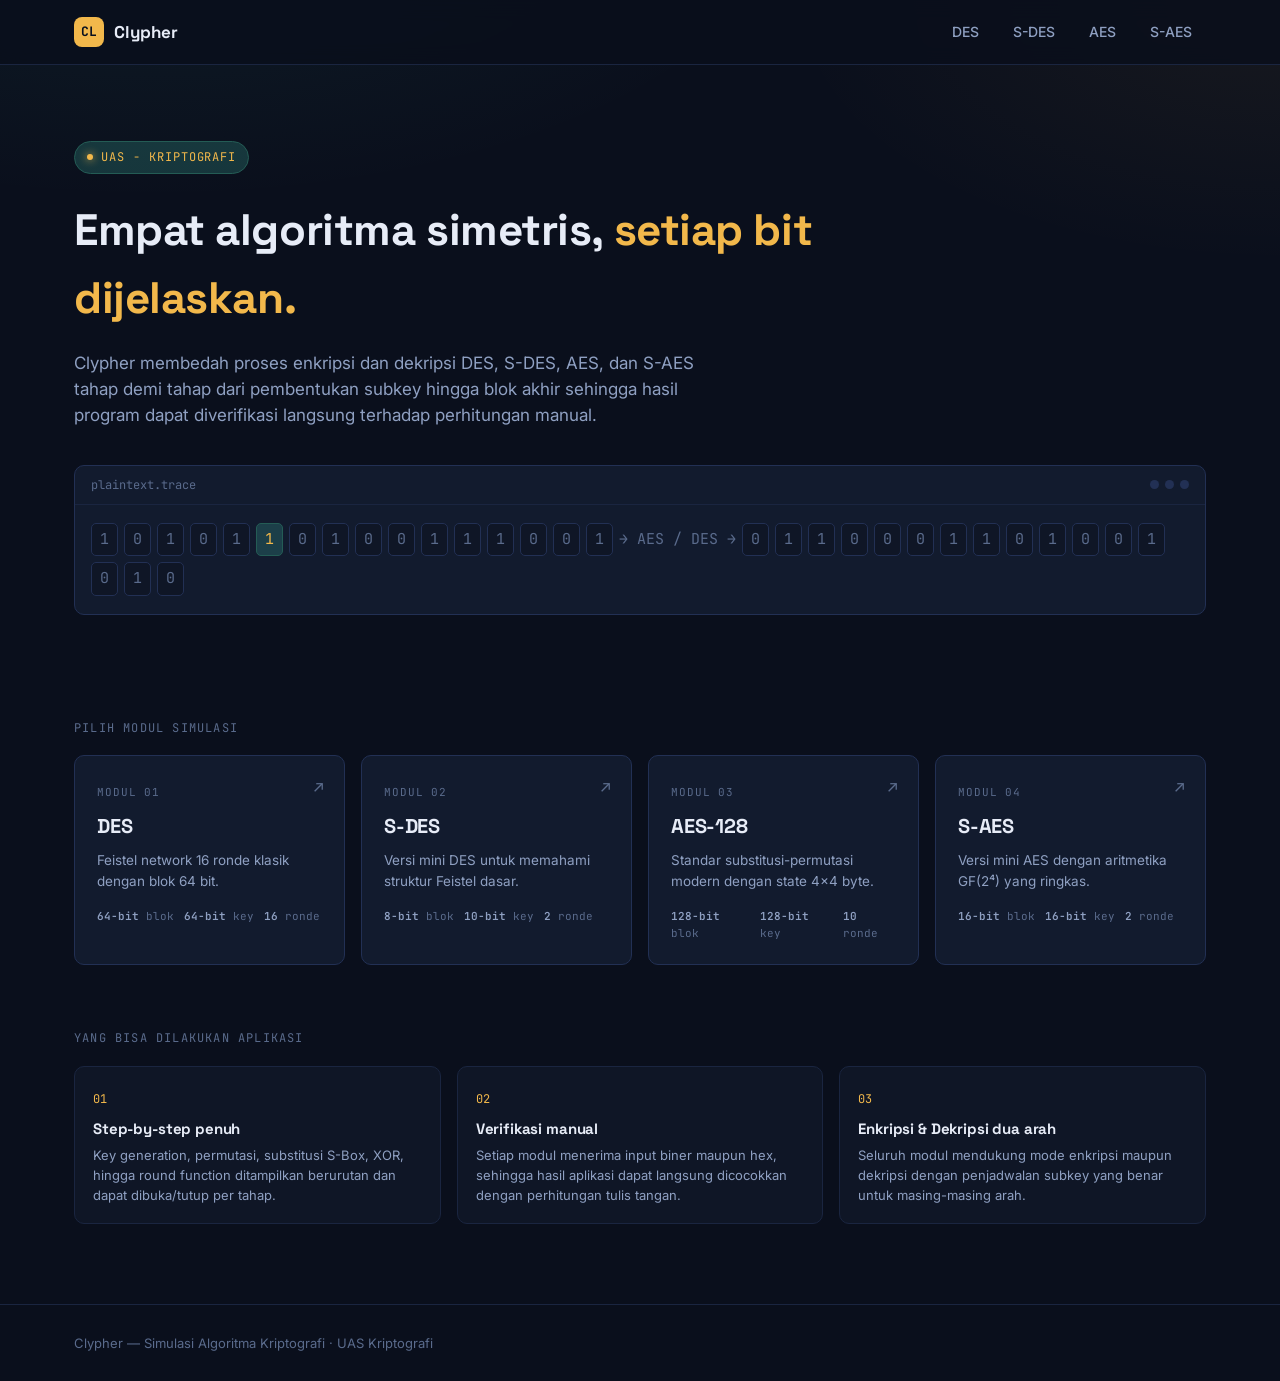
<file: index.html>
<!DOCTYPE html>
<html lang="id">
<head>
<meta charset="UTF-8">
<meta name="viewport" content="width=device-width, initial-scale=1.0">
<title>Clypher — Simulasi Algoritma Kriptografi</title>
<meta name="description" content="Simulasi step-by-step DES, S-DES, AES, dan S-AES.">
<link rel="stylesheet" href="css/style.css">
</head>
<body>

<header class="topbar">
  <div class="container topbar-inner">
    <a href="index.html" class="brand"><span class="brand-mark">CL</span>Clypher</a>
    <nav class="nav-links">
      <a href="modules/des.html">DES</a>
      <a href="modules/sdes.html">S-DES</a>
      <a href="modules/aes.html">AES</a>
      <a href="modules/saes.html">S-AES</a>
    </nav>
  </div>
</header>

<div class="container">
  <section class="hero">
    <span class="eyebrow">UAS - Kriptografi</span>
    <h1>Empat algoritma simetris, <span class="hl">setiap bit dijelaskan.</span></h1>
    <p class="lead">Clypher membedah proses enkripsi dan dekripsi DES, S-DES, AES, dan S-AES tahap demi tahap dari pembentukan subkey hingga blok akhir sehingga hasil program dapat diverifikasi langsung terhadap perhitungan manual.</p>

    <div class="cipher-strip">
      <div class="strip-head">
        <span>plaintext.trace</span>
        <div class="dots"><span></span><span></span><span></span></div>
      </div>
      <div class="strip-body" id="cipherStrip"></div>
    </div>
  </section>

  <div class="section-label">Pilih Modul Simulasi</div>
  <div class="module-grid">
    <a class="mod-card" href="modules/des.html">
      <span class="go">↗</span>
      <span class="tag">MODUL 01</span>
      <h3>DES</h3>
      <p>Feistel network 16 ronde klasik dengan blok 64 bit.</p>
      <div class="specs"><span><b>64-bit</b> blok</span><span><b>64-bit</b> key</span><span><b>16</b> ronde</span></div>
    </a>
    <a class="mod-card" href="modules/sdes.html">
      <span class="go">↗</span>
      <span class="tag">MODUL 02</span>
      <h3>S-DES</h3>
      <p>Versi mini DES untuk memahami struktur Feistel dasar.</p>
      <div class="specs"><span><b>8-bit</b> blok</span><span><b>10-bit</b> key</span><span><b>2</b> ronde</span></div>
    </a>
    <a class="mod-card" href="modules/aes.html">
      <span class="go">↗</span>
      <span class="tag">MODUL 03</span>
      <h3>AES-128</h3>
      <p>Standar substitusi-permutasi modern dengan state 4×4 byte.</p>
      <div class="specs"><span><b>128-bit</b> blok</span><span><b>128-bit</b> key</span><span><b>10</b> ronde</span></div>
    </a>
    <a class="mod-card" href="modules/saes.html">
      <span class="go">↗</span>
      <span class="tag">MODUL 04</span>
      <h3>S-AES</h3>
      <p>Versi mini AES dengan aritmetika GF(2⁴) yang ringkas.</p>
      <div class="specs"><span><b>16-bit</b> blok</span><span><b>16-bit</b> key</span><span><b>2</b> ronde</span></div>
    </a>
  </div>

  <div class="section-label">Yang Bisa Dilakukan Aplikasi</div>
  <div class="features">
    <div class="feature">
      <span class="num">01</span>
      <h4>Step-by-step penuh</h4>
      <p>Key generation, permutasi, substitusi S-Box, XOR, hingga round function ditampilkan berurutan dan dapat dibuka/tutup per tahap.</p>
    </div>
    <div class="feature">
      <span class="num">02</span>
      <h4>Verifikasi manual</h4>
      <p>Setiap modul menerima input biner maupun hex, sehingga hasil aplikasi dapat langsung dicocokkan dengan perhitungan tulis tangan.</p>
    </div>
    <div class="feature">
      <span class="num">03</span>
      <h4>Enkripsi &amp; Dekripsi dua arah</h4>
      <p>Seluruh modul mendukung mode enkripsi maupun dekripsi dengan penjadwalan subkey yang benar untuk masing-masing arah.</p>
    </div>
  </div>
</div>

<footer class="site-footer"><div class="container">Clypher — Simulasi Algoritma Kriptografi · UAS Kriptografi</div></footer>

<script>
  // signature: strip bit yang "menyala" bergantian, merepresentasikan proses bit-per-bit
  const bits = '1010110100111001';
  const strip = document.getElementById('cipherStrip');
  bits.split('').forEach((b, i) => {
    const span = document.createElement('span');
    span.className = 'bitchip';
    span.textContent = b;
    strip.appendChild(span);
  });
  const arrow = document.createElement('span');
  arrow.className = 'arrow';
  arrow.textContent = '→ AES / DES →';
  strip.appendChild(arrow);
  bits.split('').reverse().forEach((b) => {
    const span = document.createElement('span');
    span.className = 'bitchip';
    span.textContent = (parseInt(b) ^ 1);
    strip.appendChild(span);
  });

  const chips = document.querySelectorAll('.bitchip');
  let idx = 0;
  setInterval(() => {
    chips.forEach(c => c.classList.remove('hot'));
    if (chips[idx]) chips[idx].classList.add('hot');
    idx = (idx + 1) % chips.length;
  }, 220);
</script>
</body>
</html>
</file>
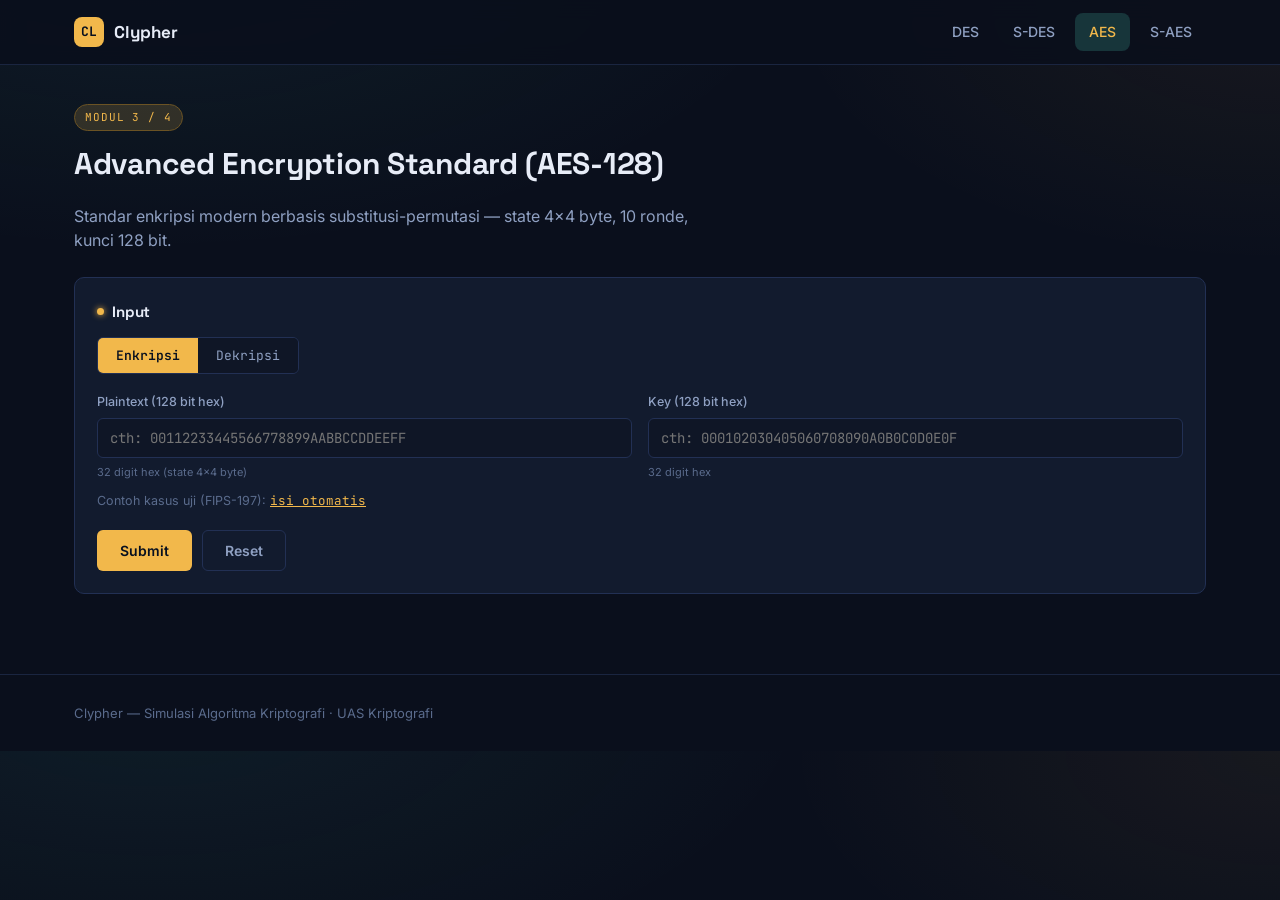
<file: modules/aes.html>
<!DOCTYPE html>
<html lang="id">
<head>
<meta charset="UTF-8">
<meta name="viewport" content="width=device-width, initial-scale=1.0">
<title>AES — Simulasi Kriptografi</title>
<link rel="stylesheet" href="../css/style.css">
</head>
<body>

<header class="topbar">
  <div class="container topbar-inner">
    <a href="../index.html" class="brand"><span class="brand-mark">CL</span>Clypher</a>
    <nav class="nav-links">
      <a href="des.html">DES</a>
      <a href="sdes.html">S-DES</a>
      <a href="aes.html" class="active">AES</a>
      <a href="saes.html">S-AES</a>
    </nav>
  </div>
</header>

<div class="container">
  <div class="mod-header">
    <span class="badge">MODUL 3 / 4</span>
    <h1>Advanced Encryption Standard (AES-128)</h1>
    <p>Standar enkripsi modern berbasis substitusi-permutasi — state 4×4 byte, 10 ronde, kunci 128 bit.</p>
  </div>

  <div class="panel">
    <h2><span class="dot"></span>Input</h2>
    <div class="mode-toggle" style="margin-bottom:18px;">
      <button data-mode="enc" class="active">Enkripsi</button>
      <button data-mode="dec">Dekripsi</button>
    </div>
    <form id="aesForm" class="form-grid" onsubmit="return false;">
      <div class="field">
        <label id="ptLabel">Plaintext (128 bit hex)</label>
        <input type="text" id="ptInput" placeholder="cth: 00112233445566778899AABBCCDDEEFF">
        <span class="hint">32 digit hex (state 4x4 byte)</span>
        <span class="errmsg" id="ptErr"></span>
      </div>
      <div class="field">
        <label>Key (128 bit hex)</label>
        <input type="text" id="keyInput" placeholder="cth: 000102030405060708090A0B0C0D0E0F">
        <span class="hint">32 digit hex</span>
        <span class="errmsg" id="keyErr"></span>
      </div>
    </form>
    <div class="example-box">Contoh kasus uji (FIPS-197): <button id="fillExample">isi otomatis</button></div>
    <div class="btn-row">
      <button class="btn btn-primary" id="submitBtn">Submit</button>
      <button class="btn btn-secondary" id="resetBtn">Reset</button>
    </div>
  </div>

  <div class="panel result-box" id="resultBox">
    <div class="result-head">
      <h2 style="margin:0;"><span class="dot"></span><span id="resultLabel">Hasil Ciphertext</span></h2>
      <button class="copy-btn" id="copyResult">Salin</button>
    </div>
    <div class="result-value" id="resultValue">—</div>
    <div class="bytegrid" id="resultBits"></div>
  </div>

  <div class="panel" id="solutionPanel" style="display:none;">
    <div class="toolbar-steps">
      <h2 style="margin:0;"><span class="dot"></span>Solusi Penyelesaian</h2>
      <div class="exp-col">
        <button class="link-btn" id="expandAll">Buka semua</button>
        <button class="link-btn" id="collapseAll">Tutup semua</button>
      </div>
    </div>
    <button class="btn btn-toggle" id="toggleSolution" style="margin-bottom:16px;">Tampilkan Solusi Penyelesaian</button>
    <div id="stepsWrap"></div>
  </div>
</div>

<footer class="site-footer"><div class="container">Clypher — Simulasi Algoritma Kriptografi · UAS Kriptografi</div></footer>

<script src="../js/common.js"></script>
<script src="../js/aes.js"></script>
<script>
  const ctl = initModePage();

  document.addEventListener('modechange', (e) => {
    const isEnc = e.detail === 'enc';
    $('#ptLabel').textContent = isEnc ? 'Plaintext (128 bit hex)' : 'Ciphertext (128 bit hex)';
    resetForm('#aesForm');
  });

  $('#fillExample').addEventListener('click', () => {
    $('#ptInput').value = '00112233445566778899AABBCCDDEEFF';
    $('#keyInput').value = '000102030405060708090A0B0C0D0E0F';
  });

  $('#resetBtn').addEventListener('click', () => resetForm('#aesForm'));

  function validateHexField(inputEl, errEl, hexLen, label) {
    const v = inputEl.value.trim().replace(/^0x/i, '');
    if (!v) { showErr(inputEl, errEl, `${label} tidak boleh kosong.`); return null; }
    if (!isHexStr(v) || v.length !== hexLen) {
      showErr(inputEl, errEl, `${label} harus hex sepanjang ${hexLen} digit (${hexLen * 4} bit).`);
      return null;
    }
    clearErr(inputEl, errEl);
    return v.toUpperCase();
  }

  $('#submitBtn').addEventListener('click', () => {
    const pt = validateHexField($('#ptInput'), $('#ptErr'), 32, 'Plaintext/Ciphertext');
    const key = validateHexField($('#keyInput'), $('#keyErr'), 32, 'Key');
    if (pt === null || key === null) return;

    const mode = ctl.getMode();
    const { result, steps } = mode === 'enc' ? AES.encrypt(pt, key) : AES.decrypt(pt, key);

    $('#resultLabel').textContent = mode === 'enc' ? 'Hasil Ciphertext' : 'Hasil Plaintext';
    $('#resultValue').textContent = `${result} (hex)`;
    const bytes = result.match(/.{1,2}/g) || [];
    renderByteGrid($('#resultBits'), bytes);
    $('#resultBox').classList.add('show');

    $('#solutionPanel').style.display = 'block';
    renderSteps($('#stepsWrap'), steps);
  });
</script>
</body>
</html>
</file>
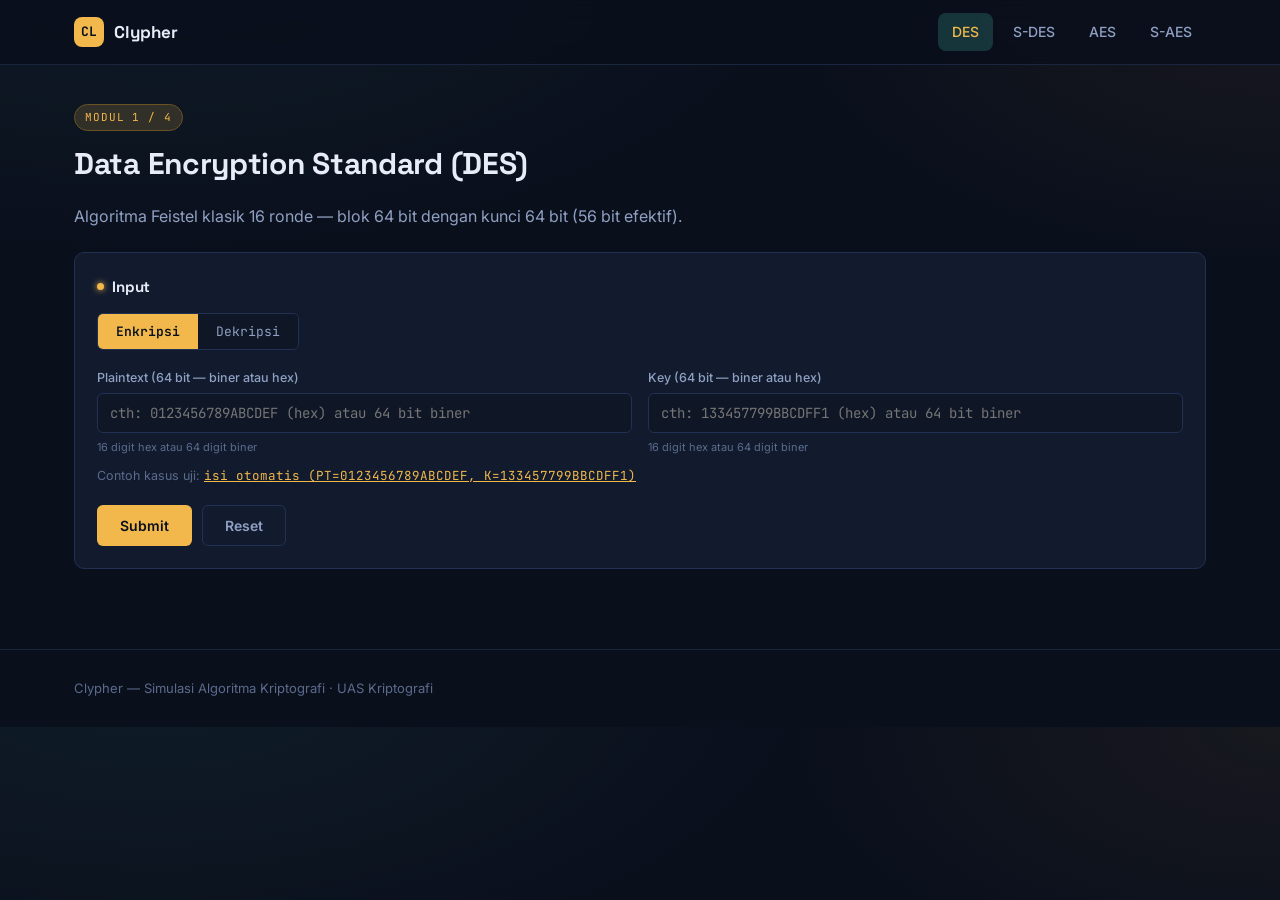
<file: modules/des.html>
<!DOCTYPE html>
<html lang="id">
<head>
<meta charset="UTF-8">
<meta name="viewport" content="width=device-width, initial-scale=1.0">
<title>DES — Simulasi Kriptografi</title>
<link rel="stylesheet" href="../css/style.css">
</head>
<body>

<header class="topbar">
  <div class="container topbar-inner">
    <a href="../index.html" class="brand"><span class="brand-mark">CL</span>Clypher</a>
    <nav class="nav-links">
      <a href="des.html" class="active">DES</a>
      <a href="sdes.html">S-DES</a>
      <a href="aes.html">AES</a>
      <a href="saes.html">S-AES</a>
    </nav>
  </div>
</header>

<div class="container">
  <div class="mod-header">
    <span class="badge">MODUL 1 / 4</span>
    <h1>Data Encryption Standard (DES)</h1>
    <p>Algoritma Feistel klasik 16 ronde — blok 64 bit dengan kunci 64 bit (56 bit efektif).</p>
  </div>

  <div class="panel">
    <h2><span class="dot"></span>Input</h2>
    <div class="mode-toggle" style="margin-bottom:18px;">
      <button data-mode="enc" class="active">Enkripsi</button>
      <button data-mode="dec">Dekripsi</button>
    </div>
    <form id="desForm" class="form-grid" onsubmit="return false;">
      <div class="field">
        <label id="ptLabel">Plaintext (64 bit — biner atau hex)</label>
        <input type="text" id="ptInput" placeholder="cth: 0123456789ABCDEF (hex) atau 64 bit biner">
        <span class="hint">16 digit hex atau 64 digit biner</span>
        <span class="errmsg" id="ptErr"></span>
      </div>
      <div class="field">
        <label>Key (64 bit — biner atau hex)</label>
        <input type="text" id="keyInput" placeholder="cth: 133457799BBCDFF1 (hex) atau 64 bit biner">
        <span class="hint">16 digit hex atau 64 digit biner</span>
        <span class="errmsg" id="keyErr"></span>
      </div>
    </form>
    <div class="example-box">Contoh kasus uji: <button id="fillExample">isi otomatis (PT=0123456789ABCDEF, K=133457799BBCDFF1)</button></div>
    <div class="btn-row">
      <button class="btn btn-primary" id="submitBtn">Submit</button>
      <button class="btn btn-secondary" id="resetBtn">Reset</button>
    </div>
  </div>

  <div class="panel result-box" id="resultBox">
    <div class="result-head">
      <h2 style="margin:0;"><span class="dot"></span><span id="resultLabel">Hasil Ciphertext</span></h2>
      <button class="copy-btn" id="copyResult">Salin</button>
    </div>
    <div class="result-value" id="resultValue">—</div>
    <div class="bytegrid" id="resultBits"></div>
  </div>

  <div class="panel" id="solutionPanel" style="display:none;">
    <div class="toolbar-steps">
      <h2 style="margin:0;"><span class="dot"></span>Solusi Penyelesaian</h2>
      <div class="exp-col">
        <button class="link-btn" id="expandAll">Buka semua</button>
        <button class="link-btn" id="collapseAll">Tutup semua</button>
      </div>
    </div>
    <button class="btn btn-toggle" id="toggleSolution" style="margin-bottom:16px;">Tampilkan Solusi Penyelesaian</button>
    <div id="stepsWrap"></div>
  </div>
</div>

<footer class="site-footer"><div class="container">Clypher — Simulasi Algoritma Kriptografi · UAS Kriptografi</div></footer>

<script src="../js/common.js"></script>
<script src="../js/des.js"></script>
<script>
  const ctl = initModePage();

  document.addEventListener('modechange', (e) => {
    const isEnc = e.detail === 'enc';
    $('#ptLabel').textContent = isEnc ? 'Plaintext (64 bit — biner atau hex)' : 'Ciphertext (64 bit — biner atau hex)';
    resetForm('#desForm');
  });

  $('#fillExample').addEventListener('click', () => {
    $('#ptInput').value = '0123456789ABCDEF';
    $('#keyInput').value = '133457799BBCDFF1';
  });

  $('#resetBtn').addEventListener('click', () => resetForm('#desForm'));

  $('#submitBtn').addEventListener('click', () => {
    const pt = validateField($('#ptInput'), $('#ptErr'), 64, 'Plaintext/Ciphertext');
    const key = validateField($('#keyInput'), $('#keyErr'), 64, 'Key');
    if (pt === null || key === null) return;

    const mode = ctl.getMode();
    const { result, steps } = mode === 'enc' ? DES.encrypt(pt, key) : DES.decrypt(pt, key);

    $('#resultLabel').textContent = mode === 'enc' ? 'Hasil Ciphertext' : 'Hasil Plaintext';
    $('#resultValue').textContent = `${binToHex(result)}  (hex)`;
    const bytes = binToHex(result).match(/.{1,2}/g) || [];
    renderByteGrid($('#resultBits'), bytes);
    $('#resultBox').classList.add('show');

    $('#solutionPanel').style.display = 'block';
    renderSteps($('#stepsWrap'), steps);
  });
</script>
</body>
</html>
</file>
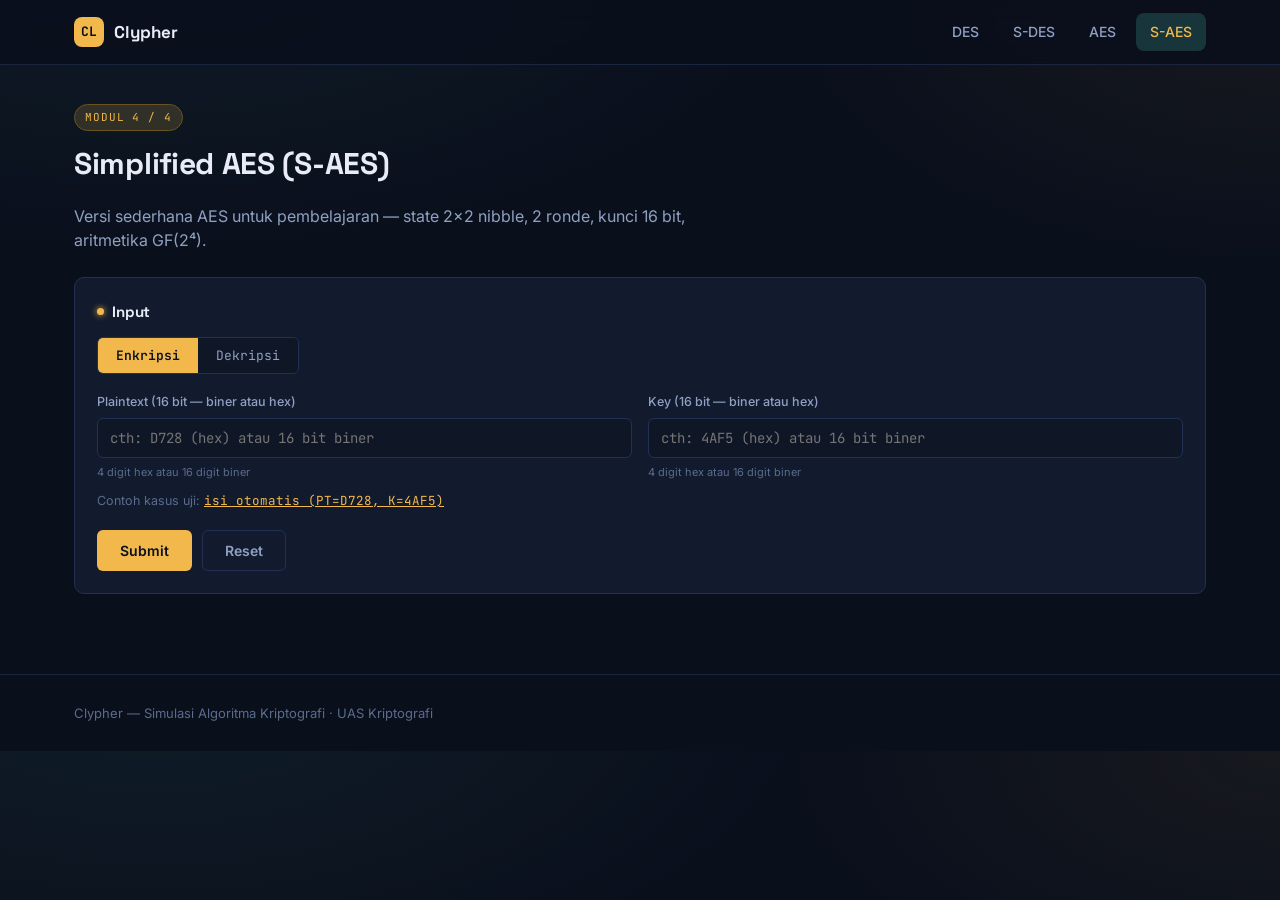
<file: modules/saes.html>
<!DOCTYPE html>
<html lang="id">
<head>
<meta charset="UTF-8">
<meta name="viewport" content="width=device-width, initial-scale=1.0">
<title>S-AES — Simulasi Kriptografi</title>
<link rel="stylesheet" href="../css/style.css">
</head>
<body>

<header class="topbar">
  <div class="container topbar-inner">
    <a href="../index.html" class="brand"><span class="brand-mark">CL</span>Clypher</a>
    <nav class="nav-links">
      <a href="des.html">DES</a>
      <a href="sdes.html">S-DES</a>
      <a href="aes.html">AES</a>
      <a href="saes.html" class="active">S-AES</a>
    </nav>
  </div>
</header>

<div class="container">
  <div class="mod-header">
    <span class="badge">MODUL 4 / 4</span>
    <h1>Simplified AES (S-AES)</h1>
    <p>Versi sederhana AES untuk pembelajaran — state 2×2 nibble, 2 ronde, kunci 16 bit, aritmetika GF(2⁴).</p>
  </div>

  <div class="panel">
    <h2><span class="dot"></span>Input</h2>
    <div class="mode-toggle" style="margin-bottom:18px;">
      <button data-mode="enc" class="active">Enkripsi</button>
      <button data-mode="dec">Dekripsi</button>
    </div>
    <form id="saesForm" class="form-grid" onsubmit="return false;">
      <div class="field">
        <label id="ptLabel">Plaintext (16 bit — biner atau hex)</label>
        <input type="text" id="ptInput" placeholder="cth: D728 (hex) atau 16 bit biner">
        <span class="hint">4 digit hex atau 16 digit biner</span>
        <span class="errmsg" id="ptErr"></span>
      </div>
      <div class="field">
        <label>Key (16 bit — biner atau hex)</label>
        <input type="text" id="keyInput" placeholder="cth: 4AF5 (hex) atau 16 bit biner">
        <span class="hint">4 digit hex atau 16 digit biner</span>
        <span class="errmsg" id="keyErr"></span>
      </div>
    </form>
    <div class="example-box">Contoh kasus uji: <button id="fillExample">isi otomatis (PT=D728, K=4AF5)</button></div>
    <div class="btn-row">
      <button class="btn btn-primary" id="submitBtn">Submit</button>
      <button class="btn btn-secondary" id="resetBtn">Reset</button>
    </div>
  </div>

  <div class="panel result-box" id="resultBox">
    <div class="result-head">
      <h2 style="margin:0;"><span class="dot"></span><span id="resultLabel">Hasil Ciphertext</span></h2>
      <button class="copy-btn" id="copyResult">Salin</button>
    </div>
    <div class="result-value" id="resultValue">—</div>
    <div class="bytegrid" id="resultBits"></div>
  </div>

  <div class="panel" id="solutionPanel" style="display:none;">
    <div class="toolbar-steps">
      <h2 style="margin:0;"><span class="dot"></span>Solusi Penyelesaian</h2>
      <div class="exp-col">
        <button class="link-btn" id="expandAll">Buka semua</button>
        <button class="link-btn" id="collapseAll">Tutup semua</button>
      </div>
    </div>
    <button class="btn btn-toggle" id="toggleSolution" style="margin-bottom:16px;">Tampilkan Solusi Penyelesaian</button>
    <div id="stepsWrap"></div>
  </div>
</div>

<footer class="site-footer"><div class="container">Clypher — Simulasi Algoritma Kriptografi · UAS Kriptografi</div></footer>

<script src="../js/common.js"></script>
<script src="../js/saes.js"></script>
<script>
  const ctl = initModePage();

  document.addEventListener('modechange', (e) => {
    const isEnc = e.detail === 'enc';
    $('#ptLabel').textContent = isEnc ? 'Plaintext (16 bit — biner atau hex)' : 'Ciphertext (16 bit — biner atau hex)';
    resetForm('#saesForm');
  });

  $('#fillExample').addEventListener('click', () => {
    $('#ptInput').value = 'D728';
    $('#keyInput').value = '4AF5';
  });

  $('#resetBtn').addEventListener('click', () => resetForm('#saesForm'));

  function toHex16(inputEl, errEl, label) {
    const v = inputEl.value.trim().replace(/^0x/i, '');
    if (!v) { showErr(inputEl, errEl, `${label} tidak boleh kosong.`); return null; }
    if (isHexStr(v) && v.length === 4) { clearErr(inputEl, errEl); return v.toUpperCase(); }
    if (isBinaryStr(v) && v.length === 16) { clearErr(inputEl, errEl); return binToHex(v); }
    showErr(inputEl, errEl, `${label} harus 4 digit hex atau 16 digit biner.`);
    return null;
  }

  $('#submitBtn').addEventListener('click', () => {
    const pt = toHex16($('#ptInput'), $('#ptErr'), 'Plaintext/Ciphertext');
    const key = toHex16($('#keyInput'), $('#keyErr'), 'Key');
    if (pt === null || key === null) return;

    const mode = ctl.getMode();
    const { result, steps } = mode === 'enc' ? SAES.encrypt(pt, key) : SAES.decrypt(pt, key);

    $('#resultLabel').textContent = mode === 'enc' ? 'Hasil Ciphertext' : 'Hasil Plaintext';
    $('#resultValue').textContent = `${result}  (biner: ${hexToBin(result,16)})`;
    renderBitGrid($('#resultBits'), hexToBin(result, 16));
    $('#resultBox').classList.add('show');

    $('#solutionPanel').style.display = 'block';
    renderSteps($('#stepsWrap'), steps);
  });
</script>
</body>
</html>
</file>
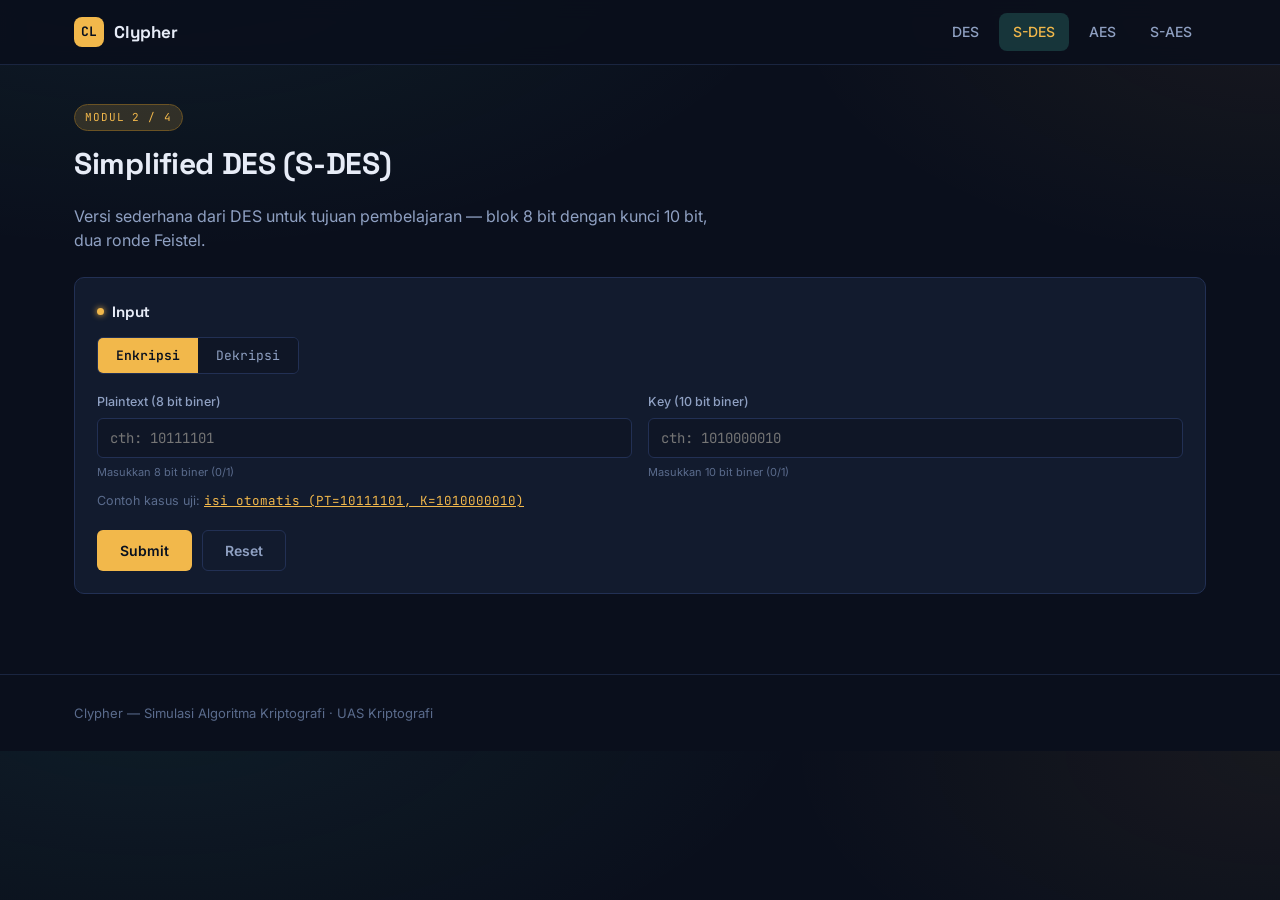
<file: modules/sdes.html>
<!DOCTYPE html>
<html lang="id">
<head>
<meta charset="UTF-8">
<meta name="viewport" content="width=device-width, initial-scale=1.0">
<title>S-DES — Simulasi Kriptografi</title>
<link rel="stylesheet" href="../css/style.css">
</head>
<body>

<header class="topbar">
  <div class="container topbar-inner">
    <a href="../index.html" class="brand"><span class="brand-mark">CL</span>Clypher</a>
    <nav class="nav-links">
      <a href="des.html">DES</a>
      <a href="sdes.html" class="active">S-DES</a>
      <a href="aes.html">AES</a>
      <a href="saes.html">S-AES</a>
    </nav>
  </div>
</header>

<div class="container">
  <div class="mod-header">
    <span class="badge">MODUL 2 / 4</span>
    <h1>Simplified DES (S-DES)</h1>
    <p>Versi sederhana dari DES untuk tujuan pembelajaran — blok 8 bit dengan kunci 10 bit, dua ronde Feistel.</p>
  </div>

  <div class="panel">
    <h2><span class="dot"></span>Input</h2>
    <div class="mode-toggle" style="margin-bottom:18px;">
      <button data-mode="enc" class="active">Enkripsi</button>
      <button data-mode="dec">Dekripsi</button>
    </div>
    <form id="sdesForm" class="form-grid" onsubmit="return false;">
      <div class="field">
        <label id="ptLabel">Plaintext (8 bit biner)</label>
        <input type="text" id="ptInput" placeholder="cth: 10111101">
        <span class="hint">Masukkan 8 bit biner (0/1)</span>
        <span class="errmsg" id="ptErr"></span>
      </div>
      <div class="field">
        <label>Key (10 bit biner)</label>
        <input type="text" id="keyInput" placeholder="cth: 1010000010">
        <span class="hint">Masukkan 10 bit biner (0/1)</span>
        <span class="errmsg" id="keyErr"></span>
      </div>
    </form>
    <div class="example-box">Contoh kasus uji: <button id="fillExample">isi otomatis (PT=10111101, K=1010000010)</button></div>
    <div class="btn-row">
      <button class="btn btn-primary" id="submitBtn">Submit</button>
      <button class="btn btn-secondary" id="resetBtn">Reset</button>
    </div>
  </div>

  <div class="panel result-box" id="resultBox">
    <div class="result-head">
      <h2 style="margin:0;"><span class="dot"></span><span id="resultLabel">Hasil Ciphertext</span></h2>
      <button class="copy-btn" id="copyResult">Salin</button>
    </div>
    <div class="result-value" id="resultValue">—</div>
    <div class="bitgrid" id="resultBits"></div>
  </div>

  <div class="panel" id="solutionPanel" style="display:none;">
    <div class="toolbar-steps">
      <h2 style="margin:0;"><span class="dot"></span>Solusi Penyelesaian</h2>
      <div class="exp-col">
        <button class="link-btn" id="expandAll">Buka semua</button>
        <button class="link-btn" id="collapseAll">Tutup semua</button>
      </div>
    </div>
    <button class="btn btn-toggle" id="toggleSolution" style="margin-bottom:16px;">Tampilkan Solusi Penyelesaian</button>
    <div id="stepsWrap"></div>
  </div>
</div>

<footer class="site-footer"><div class="container">Clypher — Simulasi Algoritma Kriptografi · UAS Kriptografi</div></footer>

<script src="../js/common.js"></script>
<script src="../js/sdes.js"></script>
<script>
  const ctl = initModePage();

  document.addEventListener('modechange', (e) => {
    const isEnc = e.detail === 'enc';
    $('#ptLabel').textContent = isEnc ? 'Plaintext (8 bit biner)' : 'Ciphertext (8 bit biner)';
    resetForm('#sdesForm');
  });

  $('#fillExample').addEventListener('click', () => {
    $('#ptInput').value = '10111101';
    $('#keyInput').value = '1010000010';
  });

  $('#resetBtn').addEventListener('click', () => resetForm('#sdesForm'));

  $('#submitBtn').addEventListener('click', () => {
    const pt = validateField($('#ptInput'), $('#ptErr'), 8, 'Plaintext/Ciphertext');
    const key = validateField($('#keyInput'), $('#keyErr'), 10, 'Key');
    if (pt === null || key === null) return;

    const mode = ctl.getMode();
    const { result, steps } = mode === 'enc' ? SDES.encrypt(pt, key) : SDES.decrypt(pt, key);

    $('#resultLabel').textContent = mode === 'enc' ? 'Hasil Ciphertext' : 'Hasil Plaintext';
    $('#resultValue').textContent = `${result}  (hex: ${binToHex(result)})`;
    renderBitGrid($('#resultBits'), result);
    $('#resultBox').classList.add('show');

    $('#solutionPanel').style.display = 'block';
    renderSteps($('#stepsWrap'), steps);
  });
</script>
</body>
</html>
</file>
<file: css/style.css>
/* =========================================================
   UAS Kriptografi — Design System
   Tema: "CLYPHER" — Modern Symmetric Cipher Simulator
   ========================================================= */

@import url('https://fonts.googleapis.com/css2?family=Space+Grotesk:wght@500;600;700&family=JetBrains+Mono:wght@400;500;600;700&family=Inter:wght@400;500;600&display=swap');

:root{
  --bg:            #0A0F1C;
  --bg-soft:       #0F1626;
  --panel:         #121B2E;
  --panel-raised:  #172038;
  --line:          #223054;
  --line-soft:     #1A2540;
  --text:          #E7ECF7;
  --text-muted:    #8FA0C2;
  --text-dim:      #5A6B8C;

  --accent:        #F2B84B;   /* cyan-teal: ciphertext / hasil */
  --accent-dim:    #245C55;
  --accent-glow:   rgba(79,225,198,0.18);

  --key:           #F2B84B;   /* amber: kunci / subkey */
  --key-dim:       #6B5324;
  --key-glow:      rgba(242,184,75,0.16);

  --danger:        #F0716B;
  --ok:            #F2B84B;

  --font-display: 'Space Grotesk', 'Inter', sans-serif;
  --font-body:    'Inter', sans-serif;
  --font-mono:    'JetBrains Mono', ui-monospace, monospace;

  --radius: 10px;
  --radius-sm: 6px;
}

*{ box-sizing:border-box; }
html,body{ margin:0; padding:0; }
body{
  background:
    radial-gradient(1100px 520px at 12% -8%, rgba(79,225,198,0.07), transparent 60%),
    radial-gradient(900px 480px at 100% 0%, rgba(242,184,75,0.06), transparent 55%),
    var(--bg);
  color:var(--text);
  font-family:var(--font-body);
  line-height:1.55;
  -webkit-font-smoothing:antialiased;
}
::selection{ background:var(--accent-glow); color:var(--accent); }
a{ color:inherit; }
h1,h2,h3,h4{ font-family:var(--font-display); margin:0 0 .4em; letter-spacing:-0.01em; }
code, .mono{ font-family:var(--font-mono); }
p{ color:var(--text-muted); }

:focus-visible{ outline:2px solid var(--accent); outline-offset:2px; }

/* ---------- layout shells ---------- */
.container{ max-width:1180px; margin:0 auto; padding:0 24px; }
.topbar{
  position:sticky; top:0; z-index:40;
  background:rgba(10,15,28,0.85); backdrop-filter:blur(10px);
  border-bottom:1px solid var(--line-soft);
}
.topbar-inner{ display:flex; align-items:center; justify-content:space-between; height:64px; }
.brand{ display:flex; align-items:center; gap:10px; font-family:var(--font-display); font-weight:700; font-size:17px; text-decoration:none; }
.brand-mark{
  width:30px; height:30px; border-radius:8px;
  background:linear-gradient(135deg, var(--accent), var(--key));
  display:flex; align-items:center; justify-content:center;
  font-family:var(--font-mono); font-weight:700; color:#08101F; font-size:13px;
}
.nav-links{ display:flex; gap:6px; }
.nav-links a{
  text-decoration:none; color:var(--text-muted); font-size:14px; font-weight:500;
  padding:8px 14px; border-radius:8px; transition:.15s;
}
.nav-links a:hover{ color:var(--text); background:var(--panel-raised); }
.nav-links a.active{ color:var(--accent); background:var(--accent-glow); }

footer.site-footer{
  border-top:1px solid var(--line-soft); margin-top:80px;
  padding:28px 0; color:var(--text-dim); font-size:13px;
}

/* ---------- hero (landing) ---------- */
.hero{ padding:76px 0 40px; }
.eyebrow{
  display:inline-flex; align-items:center; gap:8px;
  font-family:var(--font-mono); font-size:12px; letter-spacing:.08em; text-transform:uppercase;
  color:var(--accent); background:var(--accent-glow); border:1px solid var(--accent-dim);
  padding:6px 12px; border-radius:100px; margin-bottom:22px;
}
.eyebrow::before{ content:''; width:6px; height:6px; border-radius:50%; background:var(--accent); box-shadow:0 0 8px var(--accent); }
.hero h1{ font-size:44px; max-width:820px; }
.hero h1 .hl{ color:var(--accent); }
.hero p.lead{ font-size:17px; max-width:640px; margin-top:16px; }

/* signature: rotating cipher strip */
.cipher-strip{
  margin-top:36px; border:1px solid var(--line); border-radius:var(--radius);
  background:var(--panel); overflow:hidden;
}
.cipher-strip .strip-head{
  display:flex; justify-content:space-between; align-items:center;
  padding:10px 16px; border-bottom:1px solid var(--line-soft); font-family:var(--font-mono); font-size:12px; color:var(--text-dim);
}
.cipher-strip .dots{ display:flex; gap:6px; }
.cipher-strip .dots span{ width:9px; height:9px; border-radius:50%; background:var(--line); }
.strip-body{ display:flex; flex-wrap:wrap; gap:6px; padding:18px 16px; font-family:var(--font-mono); font-size:15px; }
.strip-body .bitchip{
  padding:4px 8px; border-radius:5px; background:var(--bg-soft); border:1px solid var(--line);
  color:var(--text-dim); transition:.4s;
}
.strip-body .bitchip.hot{ color:var(--accent); border-color:var(--accent-dim); background:var(--accent-glow); }
.strip-body .arrow{ color:var(--text-dim); align-self:center; }

/* ---------- module grid (landing) ---------- */
.section-label{ font-family:var(--font-mono); font-size:12px; letter-spacing:.1em; text-transform:uppercase; color:var(--text-dim); margin:64px 0 18px; }
.module-grid{ display:grid; grid-template-columns:repeat(4,1fr); gap:16px; }
@media (max-width:900px){ .module-grid{ grid-template-columns:repeat(2,1fr); } }
@media (max-width:560px){ .module-grid{ grid-template-columns:1fr; } .hero h1{ font-size:32px; } }

.mod-card{
  display:block; text-decoration:none; color:var(--text);
  background:var(--panel); border:1px solid var(--line); border-radius:var(--radius);
  padding:22px; position:relative; overflow:hidden; transition:.2s;
}
.mod-card:hover{ border-color:var(--accent-dim); transform:translateY(-2px); box-shadow:0 12px 30px -14px rgba(79,225,198,0.25); }
.mod-card .tag{ font-family:var(--font-mono); font-size:11px; color:var(--text-dim); letter-spacing:.08em; }
.mod-card h3{ font-size:20px; margin:8px 0 8px; }
.mod-card p{ font-size:13.5px; margin:0; }
.mod-card .specs{ display:flex; gap:10px; margin-top:16px; font-family:var(--font-mono); font-size:11px; color:var(--text-dim); }
.mod-card .specs b{ color:var(--text-muted); font-weight:600; }
.mod-card .go{ position:absolute; top:20px; right:20px; color:var(--text-dim); font-family:var(--font-mono); transition:.2s; }
.mod-card:hover .go{ color:var(--accent); transform:translate(3px,-3px); }

/* feature strip */
.features{ display:grid; grid-template-columns:repeat(3,1fr); gap:16px; margin-top:18px; }
@media (max-width:800px){ .features{ grid-template-columns:1fr; } }
.feature{ border:1px solid var(--line-soft); border-radius:var(--radius); padding:18px; background:var(--bg-soft); }
.feature .num{ font-family:var(--font-mono); color:var(--key); font-size:12px; }
.feature h4{ font-size:15px; margin:8px 0 4px; }
.feature p{ font-size:13px; margin:0; }

/* ---------- module page layout ---------- */
.mod-header{ padding:38px 0 8px; }
.mod-header .badge{
  display:inline-block; font-family:var(--font-mono); font-size:11px; letter-spacing:.08em;
  color:var(--key); background:var(--key-glow); border:1px solid var(--key-dim);
  padding:4px 10px; border-radius:100px; margin-bottom:10px;
}
.mod-header h1{ font-size:30px; }
.mod-header p{ max-width:640px; }

.panel{
  background:var(--panel); border:1px solid var(--line); border-radius:var(--radius);
  padding:22px; margin-bottom:20px;
}
.panel h2{ font-size:15px; font-family:var(--font-display); color:var(--text); margin-bottom:14px; display:flex; align-items:center; gap:8px; }
.panel h2 .dot{ width:7px; height:7px; border-radius:50%; background:var(--accent); box-shadow:0 0 6px var(--accent); }

.form-grid{ display:grid; grid-template-columns:1fr 1fr; gap:16px; }
@media (max-width:720px){ .form-grid{ grid-template-columns:1fr; } }
.field{ display:flex; flex-direction:column; gap:6px; }
.field label{ font-size:12.5px; color:var(--text-muted); font-weight:500; }
.field .hint{ font-size:11px; color:var(--text-dim); }
input[type=text], select, textarea{
  background:var(--bg-soft); border:1px solid var(--line); color:var(--text);
  border-radius:var(--radius-sm); padding:10px 12px; font-family:var(--font-mono); font-size:14px;
  width:100%;
}
input[type=text]:focus, select:focus{ border-color:var(--accent); }
input.err{ border-color:var(--danger); }
.errmsg{ color:var(--danger); font-size:12px; display:none; }
.errmsg.show{ display:block; }

.mode-toggle{ display:flex; border:1px solid var(--line); border-radius:var(--radius-sm); overflow:hidden; width:fit-content; }
.mode-toggle button{
  background:var(--bg-soft); color:var(--text-muted); border:none; padding:9px 18px; font-family:var(--font-mono);
  font-size:13px; cursor:pointer; transition:.15s;
}
.mode-toggle button.active{ background:var(--accent); color:#08101F; font-weight:600; }

.btn-row{ display:flex; gap:10px; margin-top:20px; flex-wrap:wrap; }
.btn{
  font-family:var(--font-body); font-weight:600; font-size:14px; border-radius:var(--radius-sm);
  padding:11px 22px; border:1px solid transparent; cursor:pointer; transition:.15s;
}
.btn-primary{ background:var(--accent); color:#08101F; }
.btn-primary:hover{ filter:brightness(1.08); }
.btn-secondary{ background:transparent; border-color:var(--line); color:var(--text-muted); }
.btn-secondary:hover{ color:var(--text); border-color:var(--text-dim); }
.btn-toggle{ background:var(--key-glow); border:1px solid var(--key-dim); color:var(--key); margin-left:auto; }

/* ---------- result ---------- */
.result-box{ display:none; }
.result-box.show{ display:block; }
.result-head{ display:flex; justify-content:space-between; align-items:center; flex-wrap:wrap; gap:10px; }
.result-value{
  font-family:var(--font-mono); font-size:22px; letter-spacing:.03em; color:var(--accent);
  word-break:break-all; margin-top:6px;
}
.bitgrid{ display:flex; flex-wrap:wrap; gap:5px; margin-top:14px; }
.bitgrid .bit{
  width:30px; height:30px; display:flex; align-items:center; justify-content:center;
  border-radius:5px; background:var(--bg-soft); border:1px solid var(--line);
  font-family:var(--font-mono); font-size:13px; color:var(--accent);
}
.bytegrid{ display:flex; flex-wrap:wrap; gap:6px; margin-top:14px; }
.bytegrid .byte{
  padding:7px 10px; border-radius:6px; background:var(--bg-soft); border:1px solid var(--line);
  font-family:var(--font-mono); font-size:13px; color:var(--accent);
}
.copy-btn{ background:transparent; border:1px solid var(--line); color:var(--text-muted); border-radius:var(--radius-sm); padding:6px 12px; font-size:12px; cursor:pointer; font-family:var(--font-mono); }
.copy-btn:hover{ color:var(--accent); border-color:var(--accent-dim); }

/* ---------- steps / solution ---------- */
#stepsWrap{ display:none; }
#stepsWrap.show{ display:block; }
.step{
  border:1px solid var(--line-soft); border-radius:var(--radius); margin-bottom:12px; overflow:hidden;
  background:var(--bg-soft);
}
.step-head{
  display:flex; align-items:center; gap:12px; padding:13px 16px; cursor:pointer;
  user-select:none;
}
.step-head:hover{ background:var(--panel-raised); }
.step-idx{
  font-family:var(--font-mono); font-size:12px; color:var(--accent); background:var(--accent-glow);
  border:1px solid var(--accent-dim); border-radius:5px; padding:3px 8px; min-width:34px; text-align:center;
}
.step-title{ font-weight:600; font-size:14px; flex:1; }
.step-chevron{ color:var(--text-dim); transition:.2s; font-family:var(--font-mono); }
.step.open .step-chevron{ transform:rotate(90deg); }
.step-body{ display:none; padding:0 16px 16px 62px; }
.step.open .step-body{ display:block; }
.step-body p{ font-size:13px; margin:4px 0 10px; }
.step-body table{ border-collapse:collapse; font-family:var(--font-mono); font-size:12.5px; margin:8px 0; }
.step-body table td, .step-body table th{ border:1px solid var(--line); padding:5px 9px; text-align:center; color:var(--text-muted); }
.step-body table th{ color:var(--text-dim); font-weight:500; background:var(--panel); }
.step-body .row-io{ display:flex; gap:24px; flex-wrap:wrap; margin:10px 0; }
.io-block{ }
.io-block .io-label{ font-size:11px; color:var(--text-dim); font-family:var(--font-mono); margin-bottom:5px; }
.io-block .io-val{ font-family:var(--font-mono); font-size:14px; color:var(--text); }
.io-block .io-val.key{ color:var(--key); }
.io-block .io-val.out{ color:var(--accent); }
.mini-bits{ display:flex; flex-wrap:wrap; gap:3px; }
.mini-bits span{ width:22px; height:22px; display:flex; align-items:center; justify-content:center; background:var(--panel); border:1px solid var(--line); border-radius:4px; font-family:var(--font-mono); font-size:11px; }
.matrix{ display:inline-grid; gap:4px; margin:6px 0; }
.matrix .cell{ width:44px; height:36px; display:flex; align-items:center; justify-content:center; background:var(--panel); border:1px solid var(--line); border-radius:5px; font-family:var(--font-mono); font-size:12px; color:var(--text); }
.matrix .cell.k{ color:var(--key); }
.matrix .cell.o{ color:var(--accent); }
.note{ font-size:12px; color:var(--text-dim); font-style:italic; }

.toolbar-steps{ display:flex; justify-content:space-between; align-items:center; margin-bottom:14px; }
.toolbar-steps .exp-col{ display:flex; gap:8px; }
.link-btn{ background:none; border:none; color:var(--text-muted); font-size:12px; cursor:pointer; font-family:var(--font-mono); text-decoration:underline; text-underline-offset:3px; }
.link-btn:hover{ color:var(--accent); }

.example-box{ font-size:12.5px; color:var(--text-dim); margin-top:10px; }
.example-box button{ background:none; border:none; color:var(--accent); cursor:pointer; text-decoration:underline; font-family:var(--font-mono); font-size:12.5px; padding:0; }
</file>
